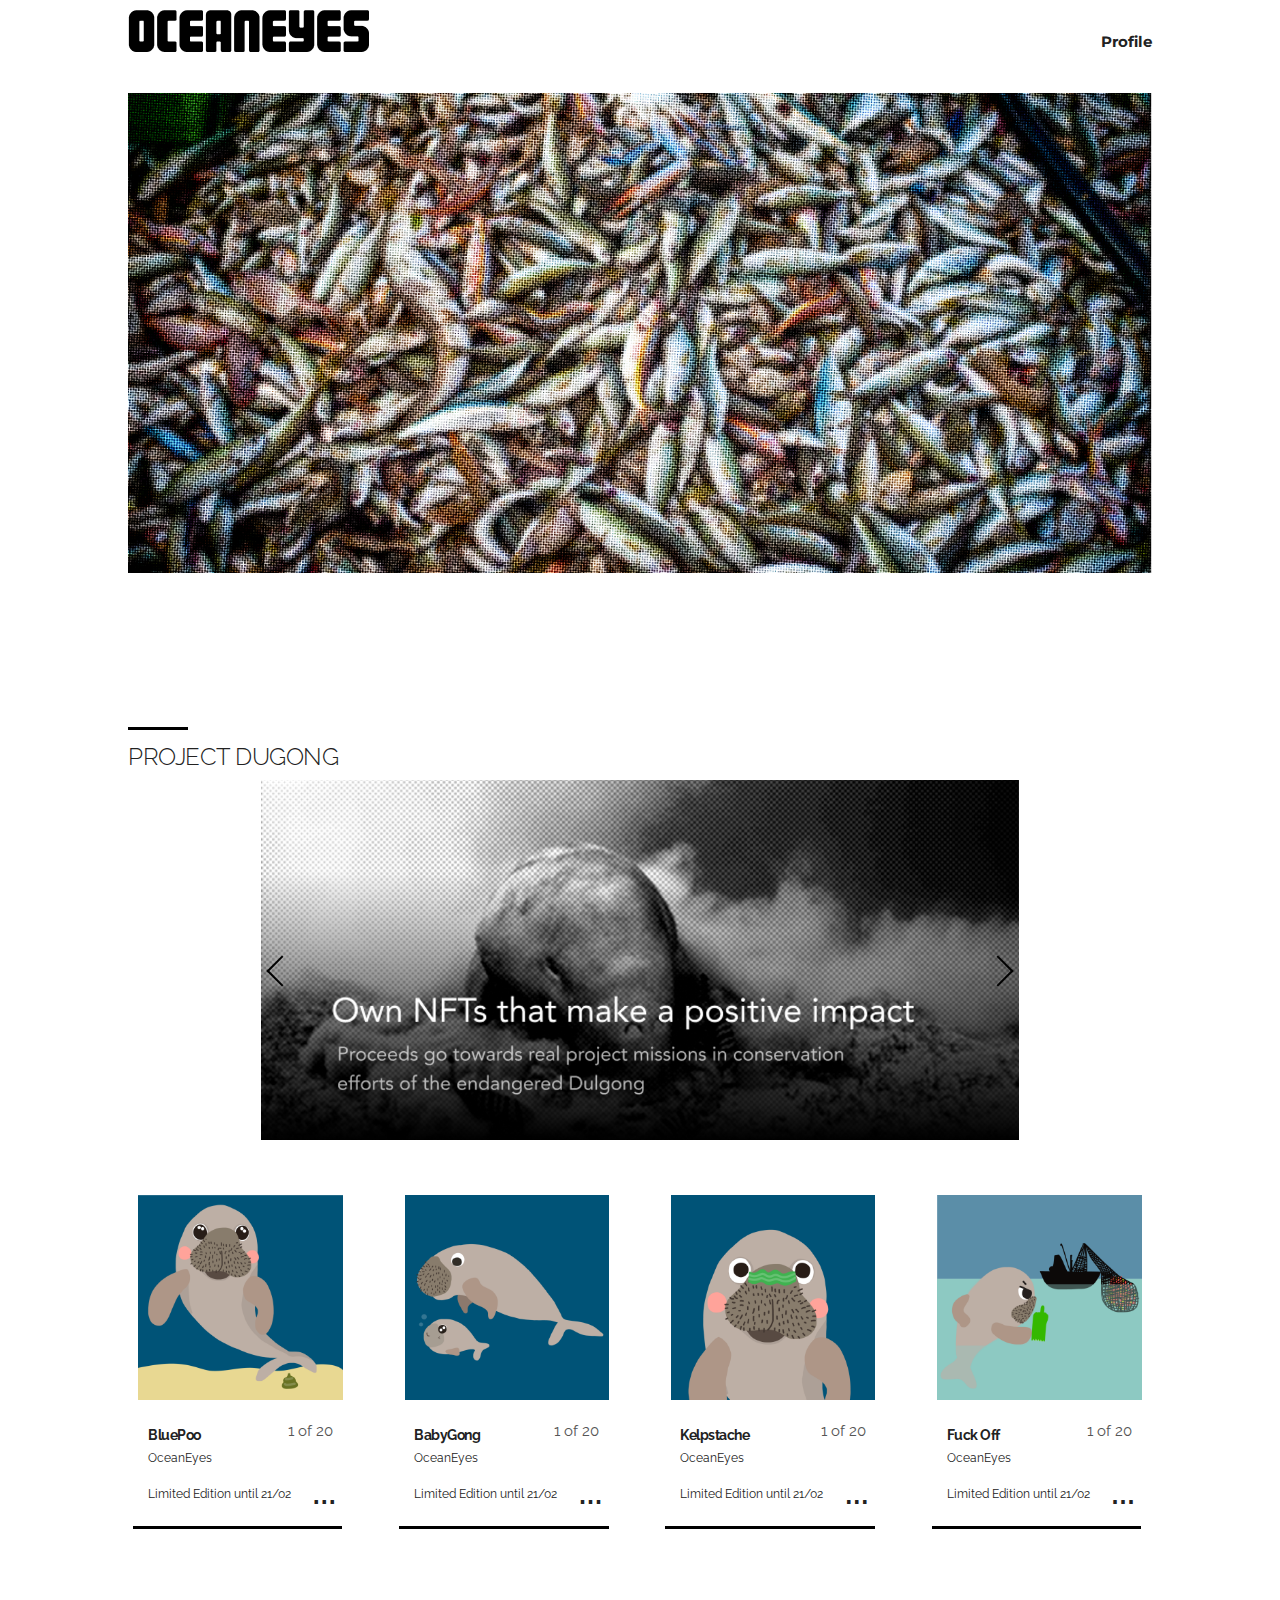
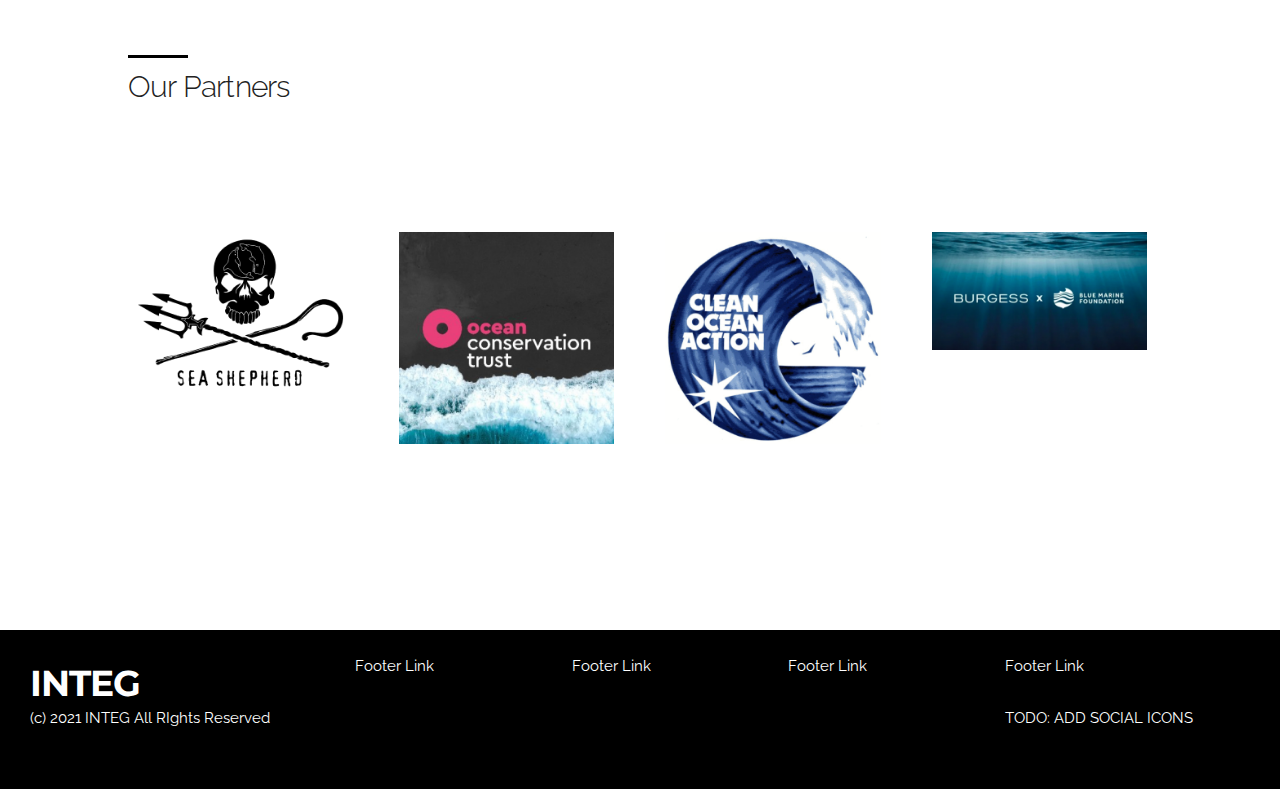
<file: index.html>
<!DOCTYPE html>
<html lang="en">

<head>

    <!-- Basic Page Needs
  –––––––––––––––––––––––––––––––––––––––––––––––––– -->
    <meta charset="utf-8">
    <title>OceanEyes</title>
    <meta name="description" content="">
    <meta name="author" content="">

    <!-- Mobile Specific Metas
  –––––––––––––––––––––––––––––––––––––––––––––––––– -->
    <meta name="viewport" content="width=device-width, initial-scale=1">

    <!-- FONT
  –––––––––––––––––––––––––––––––––––––––––––––––––– -->
    <link href="//fonts.googleapis.com/css?family=Raleway:400,300,600" rel="stylesheet" type="text/css">
    <link rel="preconnect" href="https://fonts.gstatic.com">
    <link href="https://fonts.googleapis.com/css?family=Montserrat:400,700" rel="stylesheet">

    <script src="js/scroller.js"></script>

    <!-- CSS
    –––––––––––––––––––––––––––––––––––––––––––––––––– -->
    <link rel="stylesheet" href="css/normalize.css">
    <link rel="stylesheet" href="css/skeleton.css">

    <!-- Favicon
  –––––––––––––––––––––––––––––––––––––––––––––––––– -->
    <link rel="icon" type="image/png" href="images/favicon.png">

</head>

<body>

    <!-- Header
  –––––––––––––––––––––––––––––––––––––––––––––––––– -->
    <div class="container" id="">
        <div class="row">
            <div class="one-half column">
                <!-- <h3 style="font-family: 'Montserrat', sans-serif; font-weight: bold;" alt="Title">LOGO</h3> -->
                <img src="images/OceanEyes.png" style="padding-top: 10px;">
            </div>
            <div class="one-half column" style="float: right; text-align: right;">
                <p style="font-family: 'Montserrat', sans-serif; font-weight: bold; vertical-align: text-bottom;" onclick="location.href='profile.html';">
                    <br><br><br>Profile</p>
            </div>
        </div>
    </div>

    <!-- Primary Page Layout
  –––––––––––––––––––––––––––––––––––––––––––––––––– -->
    <div class="container" id="">
        <div class="row" style="padding-top: 30px; padding-bottom: 30px;">
            <!-- <img src="images/banner.png" width="100%" /> -->

            <!-- BANNER AUTOMATIC SLIDESHOW -->

            <div class="slideshow-container">

                <div class="mySlides fade">
                    <img src="images/banner1.png" style="width:100%">
                </div>

                <div class="mySlides fade">
                    <img src="images/banner2.png" style="width:100%">
                </div>

                <div class="mySlides fade">
                    <img src="images/banner3.png" style="width:100%">
                </div>

                <div class="mySlides fade">
                    <img src="images/banner4.png" style="width:100%">
                </div>

                <div class="mySlides fade">
                    <img src="images/banner5.png" style="width:100%">
                </div>

            </div>

            <!-- AUTO SLIDESHOW SCRIPT -->
            <script>
                var slideIndex = 0;
                showSlides();

                function showSlides() {
                    var i;
                    var slides = document.getElementsByClassName("mySlides");
                    for (i = 0; i < slides.length; i++) {
                        slides[i].style.display = "none";
                    }
                    slideIndex++;
                    if (slideIndex > slides.length) { slideIndex = 1 }
                    slides[slideIndex - 1].style.display = "block";
                    setTimeout(showSlides, 2000); // Change image every 2 seconds
                }
            </script>

        </div>
    </div>

    <!-- Primary Page Layout
  –––––––––––––––––––––––––––––––––––––––––––––––––– -->
    <div class="container" id="">
        <div class="row" style="margin-top: 120px;">
            <div class="boxy">
                <h5>PROJECT DUGONG</h5>
            </div>
        </div>
    </div>

    <!-- Primary Page Layout
  –––––––––––––––––––––––––––––––––––––––––––––––––– -->
    <div class="container" id="">
        <div class="row" style="margin: auto;">
            <img class="slides" id="1" src="images/slider1.png" style="display: block;">
            <img class="slides" id="2" src="images/slider2.png" style="display: none;">
            <img class="slides" id="3" src="images/slider1.png" style="display: none;">
            <img class="slides" id="4" src="images/slider2.png" style="display: none;">

            <span class="arrow arrow-left" style="position: absolute; top: 50%; left: 14%;"
                onclick="nextSlide(false)"></span>
            <span class="arrow arrow-right" style="position: absolute; top: 50%; right: 14%;"
                onclick="nextSlide(true)"></span>
        </div>
    </div>

    <!-- Primary Page Layout
  –––––––––––––––––––––––––––––––––––––––––––––––––– -->
    <div class="container" id="">
        <div class="row" style="margin-top: 50px;">
            <div class="boxy2 three columns" onclick="location.href='bluepoo.html';">
                <img class="boxy2img" src="images/token4.png" />
                <div class="words">
                    <div class="row">
                        <h5 class="bold">BluePoo</h5>
                        <p class="subtitle">1 of 20</p>
                    </div>
                    <p class="para">OceanEyes</p>
                    </br>
                    <p class="para">Limited Edition until 21/02</p>
                    <span class="dots">...</span>
                </div>
            </div>

            <div class="boxy2 three columns" onclick="location.href='babygong.html';">
                <img class="boxy2img" src="images/token5.png" />
                <div class="words">
                    <div class="row">
                        <h5 class="bold">BabyGong</h5>
                        <p class="subtitle">1 of 20</p>
                    </div>
                    <p class="para">OceanEyes</p>
                    </br>
                    <p class="para">Limited Edition until 21/02</p>
                    <span class="dots">...</span>
                </div>
            </div>

            <div class="boxy2 three columns" onclick="location.href='kelpstache.html';">
                <img class="boxy2img" src="images/token3.png" />
                <div class="words">
                    <div class="row">
                        <h5 class="bold">Kelpstache</h5>
                        <p class="subtitle">1 of 20</p>
                    </div>
                    <p class="para">OceanEyes</p>
                    </br>
                    <p class="para">Limited Edition until 21/02</p>
                    <span class="dots">...</span>
                </div>
            </div>

            <div class="boxy2 three columns" onclick="location.href='fuckoff.html';">
                <img class="boxy2img" src="images/token1.png" />
                <div class="words">
                    <div class="row">
                        <h5 class="bold">Fuck Off</h5>
                        <p class="subtitle">1 of 20</p>
                    </div>
                    <p class="para">OceanEyes</p>
                    </br>
                    <p class="para">Limited Edition until 21/02</p>
                    <span class="dots">...</span>
                </div>
            </div>
        </div>
    </div>

    <!-- Primary Page Layout
  –––––––––––––––––––––––––––––––––––––––––––––––––– -->
    <div class="container" id="">
        <div class="row boxy" style="margin-top: 120px; margin-bottom: 120px;">
            <h4>Our Partners</h4>
        </div>
        <div class="row" style="margin-bottom: 180px; vertical-align: middle;">
            <div class="three columns" style="padding:5px;">
                <img src="images/seashepherd.png" class="cenpic" width="100%">
            </div>

            <div class="three columns" style="padding:5px;">
                <img src="images/oceanconservationtrust.png" class="cenpic" width="100%">
            </div>

            <div class="three columns" style="padding:5px;">
                <img src="images/cleanoceanaction.png" class="cenpic" width="100%">
            </div>

            <div class="three columns" style="padding:5px;">
                <img src="images/burgess.png" class="cenpic" width="100%">
            </div>
        </div>
    </div>

    <!-- Primary Page Layout
  –––––––––––––––––––––––––––––––––––––––––––––––––– -->
    <div class="container" id="">
        <div class="row">

        </div>
    </div>

    <!-- FOOTER
  –––––––––––––––––––––––––––––––––––––––––––––––––– -->
    <div style="background-color: black; color: white; width: 100%-30px; padding-left: 30px; padding-top: 30px;">
        <div class="row">
            <div class="three columns">
                <h3 style="font-family: 'Montserrat', sans-serif; font-weight: bold;" alt="Title">INTEG</h3>
            </div>
            <div class="two columns">
                <p>Footer Link</p>
            </div>
            <div class="two columns">
                <p>Footer Link</p>
            </div>
            <div class="two columns">
                <p>Footer Link</p>
            </div>
            <div class="two columns">
                <p>Footer Link</p>
            </div>
        </div>
        <div class="row">
            <div class="nine columns">
                <p>(c) 2021 INTEG All RIghts Reserved</p>
            </div>
            <div class="three columns" style="padding: top 20px; padding-bottom: 50px;">
                <p>TODO: ADD SOCIAL ICONS</p>
            </div>
        </div>
    </div>

    <!-- End Document
  –––––––––––––––––––––––––––––––––––––––––––––––––– -->
</body>

</html>
</file>
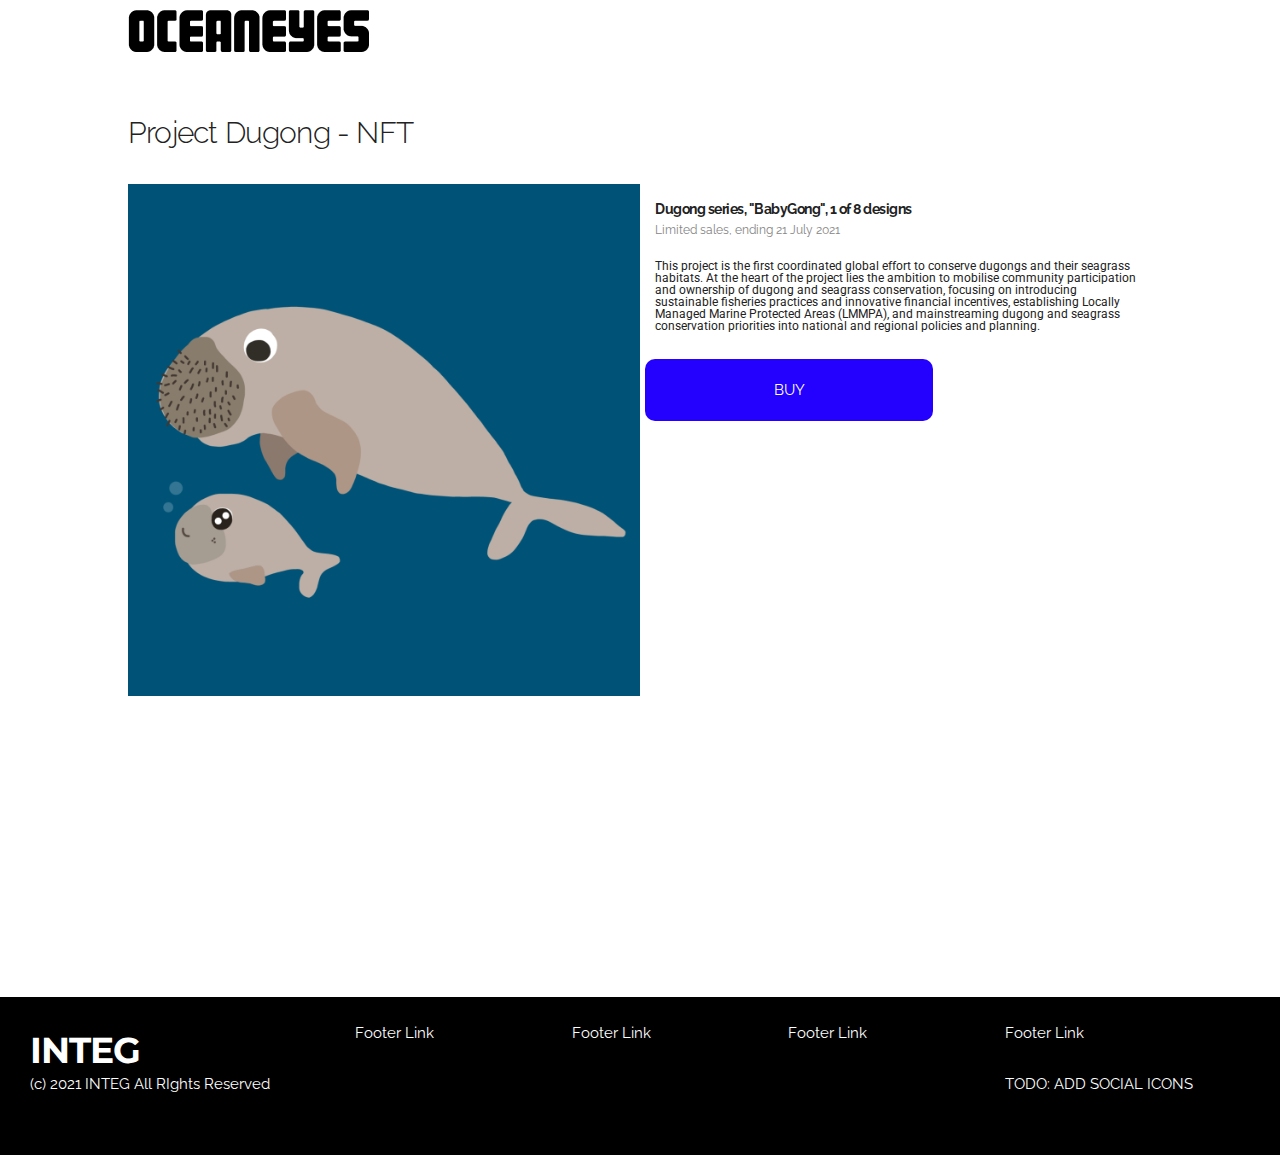
<file: babygong.html>
<!DOCTYPE html>
<html lang="en">

<head>

    <!-- Basic Page Needs
  –––––––––––––––––––––––––––––––––––––––––––––––––– -->
    <meta charset="utf-8">
    <title>OceanEyes NFT</title>
    <meta name="description" content="">
    <meta name="author" content="">

    <!-- Mobile Specific Metas
  –––––––––––––––––––––––––––––––––––––––––––––––––– -->
    <meta name="viewport" content="width=device-width, initial-scale=1">

    <!-- FONT
  –––––––––––––––––––––––––––––––––––––––––––––––––– -->
    <link href="//fonts.googleapis.com/css?family=Raleway:400,300,600" rel="stylesheet" type="text/css">
    <link rel="preconnect" href="https://fonts.gstatic.com">
    <link href="https://fonts.googleapis.com/css?family=Montserrat:400,700" rel="stylesheet">
    <link href="https://fonts.googleapis.com/css2?family=Roboto:wght@300&display=swap" rel="stylesheet"> 

    <script src="js/scroller.js"></script>

    <!-- CSS
    –––––––––––––––––––––––––––––––––––––––––––––––––– -->
    <link rel="stylesheet" href="css/normalize.css">
    <link rel="stylesheet" href="css/skeleton.css">

    <!-- Favicon
  –––––––––––––––––––––––––––––––––––––––––––––––––– -->
    <link rel="icon" type="image/png" href="images/favicon.png">

</head>

<body>

    <!-- Header
  –––––––––––––––––––––––––––––––––––––––––––––––––– -->
    <div class="container" id="">
        <div class="row">
            <div class="one-half column">
                <img src="images/OceanEyes.png" style="padding-top: 10px;">
            </div>
            <div class="one-half column" style="float: right; text-align: right;">
            </div>
        </div>
    </div>

    <!-- Primary Page Layout
  –––––––––––––––––––––––––––––––––––––––––––––––––– -->
    <div class="container" id="" style="margin-bottom: 300px;">
        <div class="row" style="margin-top: 60px;">
            <h4>Project Dugong - NFT</h4>
        </div>
        <div class="row" style="margin-top: 25px;">
            <div style="float: left; width: 50%;">
                <div class="row" style="padding-top: 0px; padding-bottom: 0px;">
                    <img src="images/token5.png" width="100%" />
                </div>
            </div>

            <div style="float: left; width: 50%;">
                <div class="words">
                    <div class="row">
                        <h5 class="bold" style="size: 18px;">Dugong series, "BabyGong", 1 of 8 designs</h5>
                    </div>
                    <p class="para" style="color: #858585; size: 18px;">Limited sales, ending 21 July 2021</p>
                    </br>
                    <p class="para" style="font-family: 'Roboto', sans-serif;">This project is the first coordinated global effort to conserve dugongs and their seagrass habitats. At the heart of the project lies the ambition to mobilise community participation and ownership of dugong and seagrass conservation, focusing on introducing sustainable fisheries practices and innovative financial incentives, establishing Locally Managed Marine Protected Areas (LMMPA), and mainstreaming dugong and seagrass conservation priorities into national and regional policies and planning.</p>
                </div>

                <div id="thisbutton" style="margin-left: 5px; width: 288px; height: 62px; left: 757px; top: 552px; background-color: #2400FF; border-radius: 10px;">
                    <p style="color:white; text-align:center; vertical-align: middle; line-height: 62px;">BUY</p>
                </div>

            </div>

            

        </div>
    </div>

    <!-- Primary Page Layout
  –––––––––––––––––––––––––––––––––––––––––––––––––– -->
    <div class="container" id="">
        <div class="row">

        </div>
    </div>

    <!-- FOOTER
  –––––––––––––––––––––––––––––––––––––––––––––––––– -->
    <div style="background-color: black; color: white; width: 100%-30px; padding-left: 30px; padding-top: 30px;">
        <div class="row">
            <div class="three columns">
                <h3 style="font-family: 'Montserrat', sans-serif; font-weight: bold;" alt="Title">INTEG</h3>
            </div>
            <div class="two columns">
                <p>Footer Link</p>
            </div>
            <div class="two columns">
                <p>Footer Link</p>
            </div>
            <div class="two columns">
                <p>Footer Link</p>
            </div>
            <div class="two columns">
                <p>Footer Link</p>
            </div>
        </div>
        <div class="row">
            <div class="nine columns">
                <p>(c) 2021 INTEG All RIghts Reserved</p>
            </div>
            <div class="three columns" style="padding: top 20px; padding-bottom: 50px;">
                <p>TODO: ADD SOCIAL ICONS</p>
            </div>
        </div>
    </div>

    <!-- End Document
  –––––––––––––––––––––––––––––––––––––––––––––––––– -->


</body>

</html>
</file>
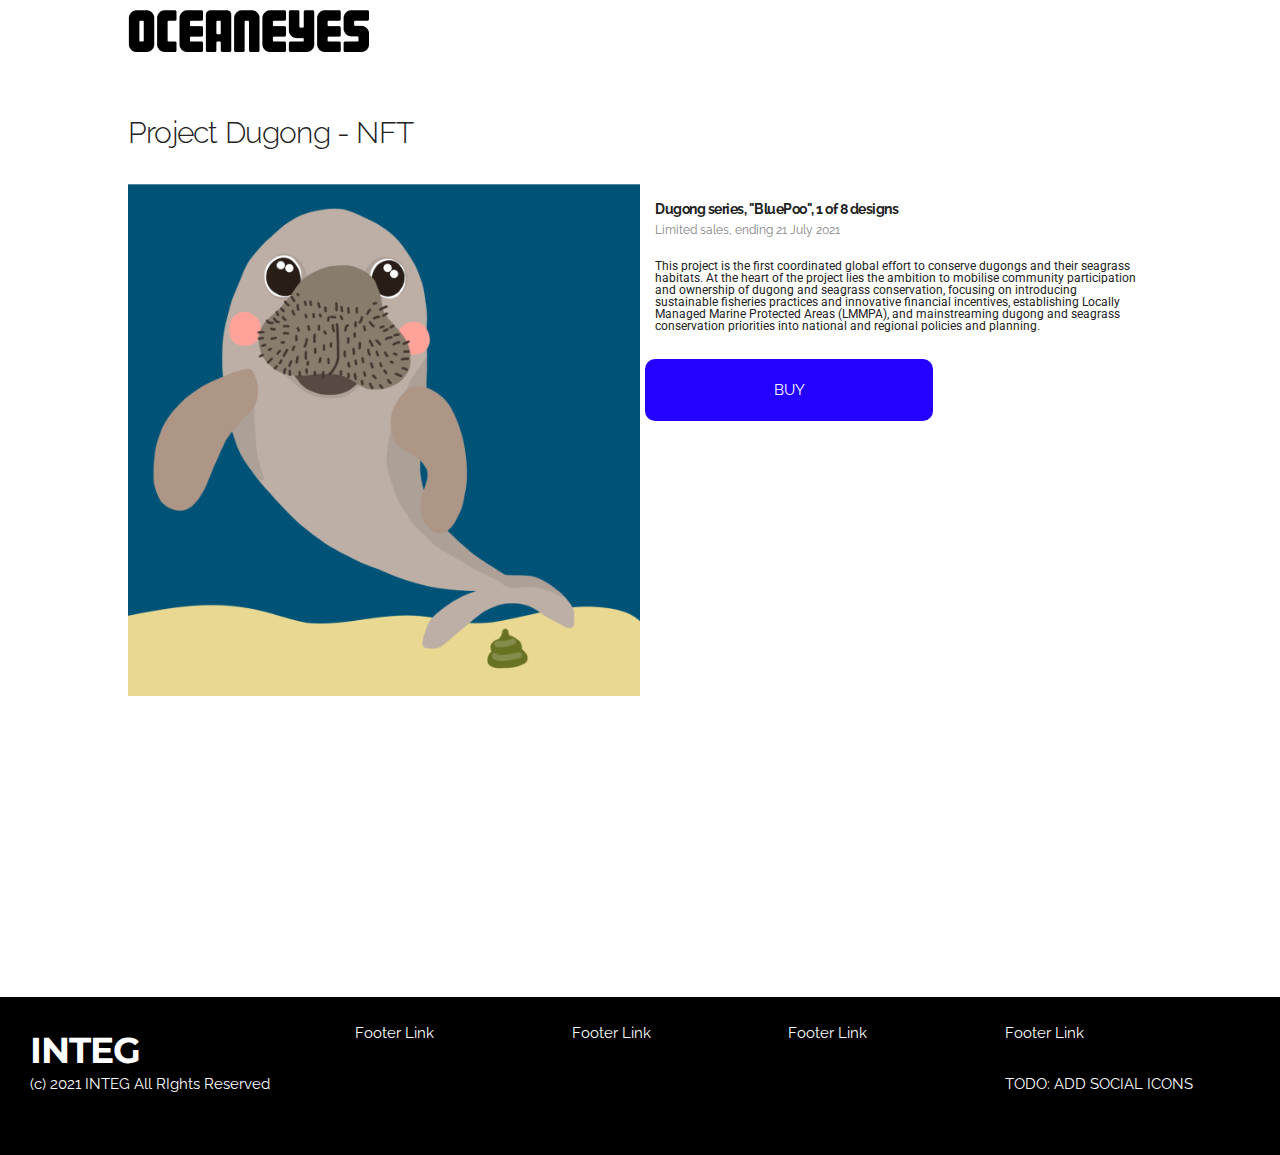
<file: bluepoo.html>
<!DOCTYPE html>
<html lang="en">

<head>

    <!-- Basic Page Needs
  –––––––––––––––––––––––––––––––––––––––––––––––––– -->
    <meta charset="utf-8">
    <title>OceanEyes NFT</title>
    <meta name="description" content="">
    <meta name="author" content="">

    <!-- Mobile Specific Metas
  –––––––––––––––––––––––––––––––––––––––––––––––––– -->
    <meta name="viewport" content="width=device-width, initial-scale=1">

    <!-- FONT
  –––––––––––––––––––––––––––––––––––––––––––––––––– -->
    <link href="//fonts.googleapis.com/css?family=Raleway:400,300,600" rel="stylesheet" type="text/css">
    <link rel="preconnect" href="https://fonts.gstatic.com">
    <link href="https://fonts.googleapis.com/css?family=Montserrat:400,700" rel="stylesheet">
    <link href="https://fonts.googleapis.com/css2?family=Roboto:wght@300&display=swap" rel="stylesheet"> 

    <script src="js/scroller.js"></script>

    <!-- CSS
    –––––––––––––––––––––––––––––––––––––––––––––––––– -->
    <link rel="stylesheet" href="css/normalize.css">
    <link rel="stylesheet" href="css/skeleton.css">

    <!-- Favicon
  –––––––––––––––––––––––––––––––––––––––––––––––––– -->
    <link rel="icon" type="image/png" href="images/favicon.png">

</head>

<body>

    <!-- Header
  –––––––––––––––––––––––––––––––––––––––––––––––––– -->
    <div class="container" id="">
        <div class="row">
            <div class="one-half column">
                <img src="images/OceanEyes.png" style="padding-top: 10px;">
            </div>
            <div class="one-half column" style="float: right; text-align: right;">
            </div>
        </div>
    </div>

    <!-- Primary Page Layout
  –––––––––––––––––––––––––––––––––––––––––––––––––– -->
    <div class="container" id="" style="margin-bottom: 300px;">
        <div class="row" style="margin-top: 60px;">
            <h4>Project Dugong - NFT</h4>
        </div>
        <div class="row" style="margin-top: 25px;">
            <div style="float: left; width: 50%;">
                <div class="row" style="padding-top: 0px; padding-bottom: 0px;">
                    <img src="images/token4.png" width="100%" />
                </div>
            </div>

            <div style="float: left; width: 50%;">
                <div class="words">
                    <div class="row">
                        <h5 class="bold" style="size: 18px;">Dugong series, "BluePoo", 1 of 8 designs</h5>
                    </div>
                    <p class="para" style="color: #858585; size: 18px;">Limited sales, ending 21 July 2021</p>
                    </br>
                    <p class="para" style="font-family: 'Roboto', sans-serif;">This project is the first coordinated global effort to conserve dugongs and their seagrass habitats. At the heart of the project lies the ambition to mobilise community participation and ownership of dugong and seagrass conservation, focusing on introducing sustainable fisheries practices and innovative financial incentives, establishing Locally Managed Marine Protected Areas (LMMPA), and mainstreaming dugong and seagrass conservation priorities into national and regional policies and planning.</p>
                </div>

                <div id="thisbutton" style="margin-left: 5px; width: 288px; height: 62px; left: 757px; top: 552px; background-color: #2400FF; border-radius: 10px;">
                    <p style="color:white; text-align:center; vertical-align: middle; line-height: 62px;">BUY</p>
                </div>

            </div>

            

        </div>
    </div>

    <!-- Primary Page Layout
  –––––––––––––––––––––––––––––––––––––––––––––––––– -->
    <div class="container" id="">
        <div class="row">

        </div>
    </div>

    <!-- FOOTER
  –––––––––––––––––––––––––––––––––––––––––––––––––– -->
    <div style="background-color: black; color: white; width: 100%-30px; padding-left: 30px; padding-top: 30px;">
        <div class="row">
            <div class="three columns">
                <h3 style="font-family: 'Montserrat', sans-serif; font-weight: bold;" alt="Title">INTEG</h3>
            </div>
            <div class="two columns">
                <p>Footer Link</p>
            </div>
            <div class="two columns">
                <p>Footer Link</p>
            </div>
            <div class="two columns">
                <p>Footer Link</p>
            </div>
            <div class="two columns">
                <p>Footer Link</p>
            </div>
        </div>
        <div class="row">
            <div class="nine columns">
                <p>(c) 2021 INTEG All RIghts Reserved</p>
            </div>
            <div class="three columns" style="padding: top 20px; padding-bottom: 50px;">
                <p>TODO: ADD SOCIAL ICONS</p>
            </div>
        </div>
    </div>

    <!-- End Document
  –––––––––––––––––––––––––––––––––––––––––––––––––– -->


</body>

</html>
</file>
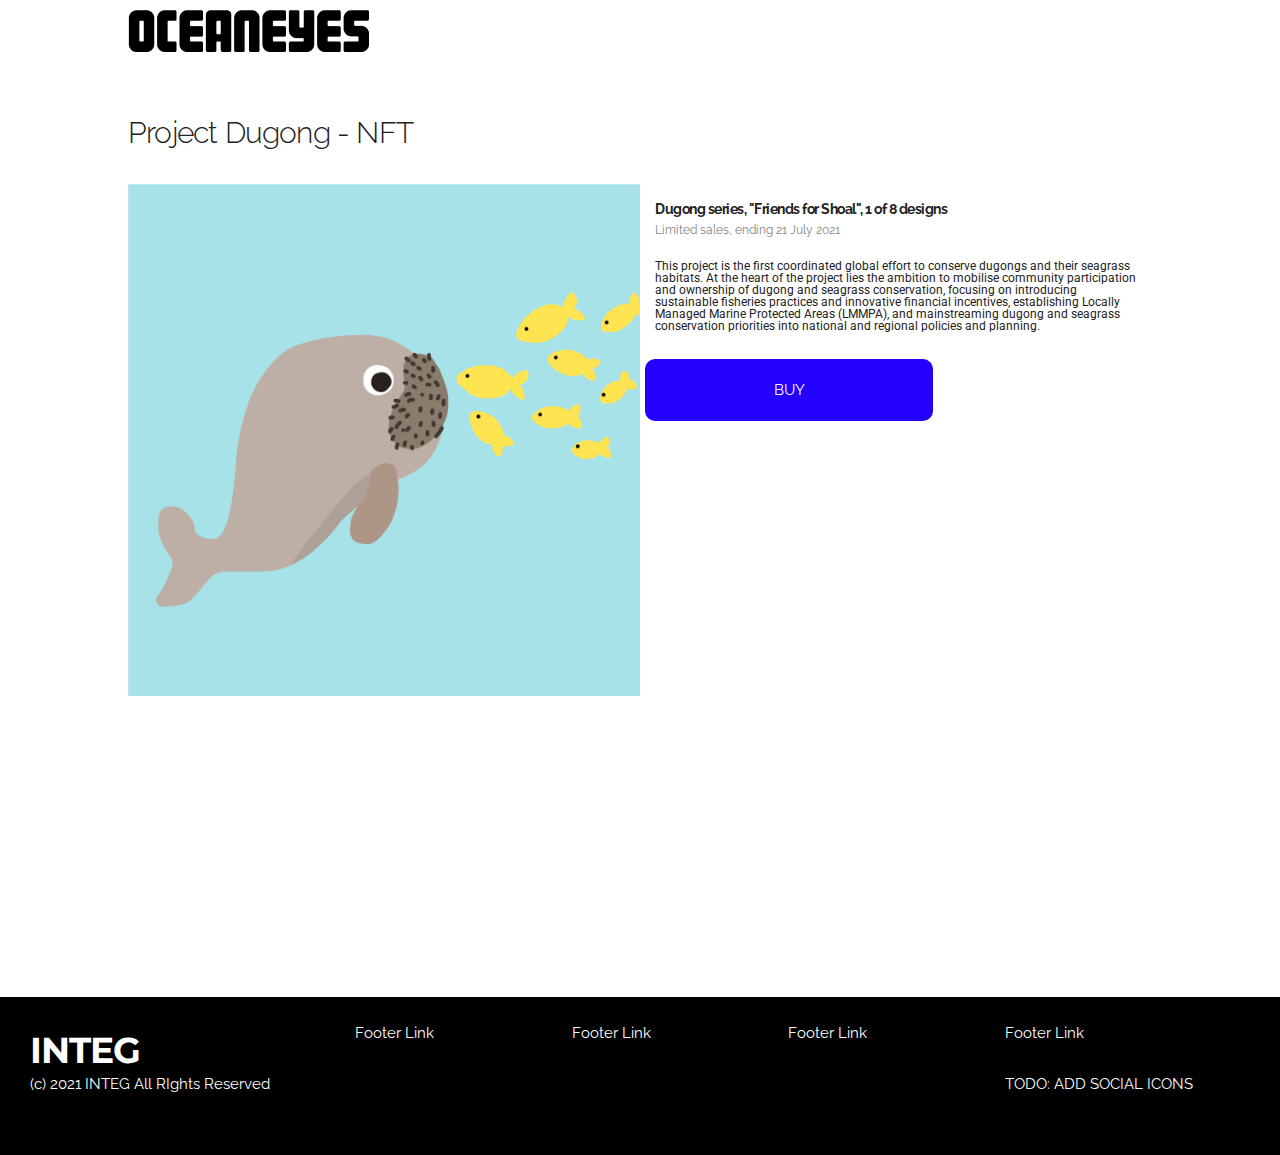
<file: friendsforshoal.html>
<!DOCTYPE html>
<html lang="en">

<head>

    <!-- Basic Page Needs
  –––––––––––––––––––––––––––––––––––––––––––––––––– -->
    <meta charset="utf-8">
    <title>OceanEyes NFT</title>
    <meta name="description" content="">
    <meta name="author" content="">

    <!-- Mobile Specific Metas
  –––––––––––––––––––––––––––––––––––––––––––––––––– -->
    <meta name="viewport" content="width=device-width, initial-scale=1">

    <!-- FONT
  –––––––––––––––––––––––––––––––––––––––––––––––––– -->
    <link href="//fonts.googleapis.com/css?family=Raleway:400,300,600" rel="stylesheet" type="text/css">
    <link rel="preconnect" href="https://fonts.gstatic.com">
    <link href="https://fonts.googleapis.com/css?family=Montserrat:400,700" rel="stylesheet">
    <link href="https://fonts.googleapis.com/css2?family=Roboto:wght@300&display=swap" rel="stylesheet"> 

    <script src="js/scroller.js"></script>

    <!-- CSS
    –––––––––––––––––––––––––––––––––––––––––––––––––– -->
    <link rel="stylesheet" href="css/normalize.css">
    <link rel="stylesheet" href="css/skeleton.css">

    <!-- Favicon
  –––––––––––––––––––––––––––––––––––––––––––––––––– -->
    <link rel="icon" type="image/png" href="images/favicon.png">

</head>

<body>

    <!-- Header
  –––––––––––––––––––––––––––––––––––––––––––––––––– -->
    <div class="container" id="">
        <div class="row">
            <div class="one-half column">
                <img src="images/OceanEyes.png" style="padding-top: 10px;">
            </div>
            <div class="one-half column" style="float: right; text-align: right;">
            </div>
        </div>
    </div>

    <!-- Primary Page Layout
  –––––––––––––––––––––––––––––––––––––––––––––––––– -->
    <div class="container" id="" style="margin-bottom: 300px;">
        <div class="row" style="margin-top: 60px;">
            <h4>Project Dugong - NFT</h4>
        </div>
        <div class="row" style="margin-top: 25px;">
            <div style="float: left; width: 50%;">
                <div class="row" style="padding-top: 0px; padding-bottom: 0px;">
                    <img src="images/token2.png" width="100%" />
                </div>
            </div>

            <div style="float: left; width: 50%;">
                <div class="words">
                    <div class="row">
                        <h5 class="bold" style="size: 18px;">Dugong series, "Friends for Shoal", 1 of 8 designs</h5>
                    </div>
                    <p class="para" style="color: #858585; size: 18px;">Limited sales, ending 21 July 2021</p>
                    </br>
                    <p class="para" style="font-family: 'Roboto', sans-serif;">This project is the first coordinated global effort to conserve dugongs and their seagrass habitats. At the heart of the project lies the ambition to mobilise community participation and ownership of dugong and seagrass conservation, focusing on introducing sustainable fisheries practices and innovative financial incentives, establishing Locally Managed Marine Protected Areas (LMMPA), and mainstreaming dugong and seagrass conservation priorities into national and regional policies and planning.</p>
                </div>

                <div id="thisbutton" style="margin-left: 5px; width: 288px; height: 62px; left: 757px; top: 552px; background-color: #2400FF; border-radius: 10px;">
                    <p style="color:white; text-align:center; vertical-align: middle; line-height: 62px;">BUY</p>
                </div>

            </div>

            

        </div>
    </div>

    <!-- Primary Page Layout
  –––––––––––––––––––––––––––––––––––––––––––––––––– -->
    <div class="container" id="">
        <div class="row">

        </div>
    </div>

    <!-- FOOTER
  –––––––––––––––––––––––––––––––––––––––––––––––––– -->
    <div style="background-color: black; color: white; width: 100%-30px; padding-left: 30px; padding-top: 30px;">
        <div class="row">
            <div class="three columns">
                <h3 style="font-family: 'Montserrat', sans-serif; font-weight: bold;" alt="Title">INTEG</h3>
            </div>
            <div class="two columns">
                <p>Footer Link</p>
            </div>
            <div class="two columns">
                <p>Footer Link</p>
            </div>
            <div class="two columns">
                <p>Footer Link</p>
            </div>
            <div class="two columns">
                <p>Footer Link</p>
            </div>
        </div>
        <div class="row">
            <div class="nine columns">
                <p>(c) 2021 INTEG All RIghts Reserved</p>
            </div>
            <div class="three columns" style="padding: top 20px; padding-bottom: 50px;">
                <p>TODO: ADD SOCIAL ICONS</p>
            </div>
        </div>
    </div>

    <!-- End Document
  –––––––––––––––––––––––––––––––––––––––––––––––––– -->


</body>

</html>
</file>
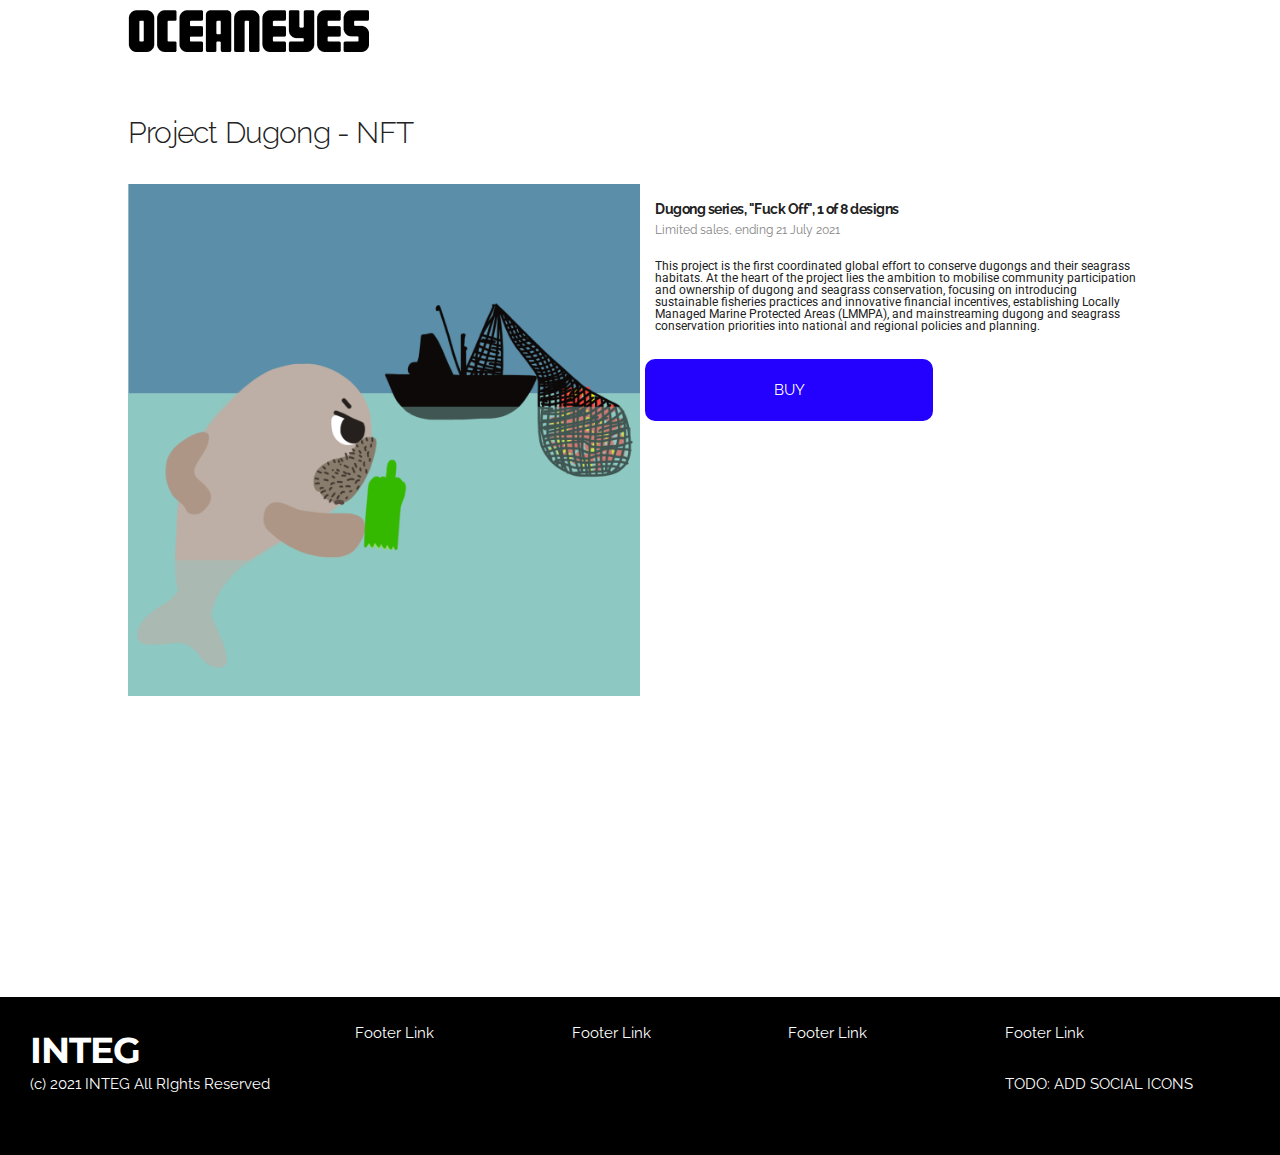
<file: fuckoff.html>
<!DOCTYPE html>
<html lang="en">

<head>

    <!-- Basic Page Needs
  –––––––––––––––––––––––––––––––––––––––––––––––––– -->
    <meta charset="utf-8">
    <title>OceanEyes NFT</title>
    <meta name="description" content="">
    <meta name="author" content="">

    <!-- Mobile Specific Metas
  –––––––––––––––––––––––––––––––––––––––––––––––––– -->
    <meta name="viewport" content="width=device-width, initial-scale=1">

    <!-- FONT
  –––––––––––––––––––––––––––––––––––––––––––––––––– -->
    <link href="//fonts.googleapis.com/css?family=Raleway:400,300,600" rel="stylesheet" type="text/css">
    <link rel="preconnect" href="https://fonts.gstatic.com">
    <link href="https://fonts.googleapis.com/css?family=Montserrat:400,700" rel="stylesheet">
    <link href="https://fonts.googleapis.com/css2?family=Roboto:wght@300&display=swap" rel="stylesheet"> 

    <script src="js/scroller.js"></script>

    <!-- CSS
    –––––––––––––––––––––––––––––––––––––––––––––––––– -->
    <link rel="stylesheet" href="css/normalize.css">
    <link rel="stylesheet" href="css/skeleton.css">

    <!-- Favicon
  –––––––––––––––––––––––––––––––––––––––––––––––––– -->
    <link rel="icon" type="image/png" href="images/favicon.png">

</head>

<body>

    <!-- Header
  –––––––––––––––––––––––––––––––––––––––––––––––––– -->
    <div class="container" id="">
        <div class="row">
            <div class="one-half column">
                <img src="images/OceanEyes.png" style="padding-top: 10px;">
            </div>
            <div class="one-half column" style="float: right; text-align: right;">
            </div>
        </div>
    </div>

    <!-- Primary Page Layout
  –––––––––––––––––––––––––––––––––––––––––––––––––– -->
    <div class="container" id="" style="margin-bottom: 300px;">
        <div class="row" style="margin-top: 60px;">
            <h4>Project Dugong - NFT</h4>
        </div>
        <div class="row" style="margin-top: 25px;">
            <div style="float: left; width: 50%;">
                <div class="row" style="padding-top: 0px; padding-bottom: 0px;">
                    <img src="images/token1.png" width="100%" />
                </div>
            </div>

            <div style="float: left; width: 50%;">
                <div class="words">
                    <div class="row">
                        <h5 class="bold" style="size: 18px;">Dugong series, "Fuck Off", 1 of 8 designs</h5>
                    </div>
                    <p class="para" style="color: #858585; size: 18px;">Limited sales, ending 21 July 2021</p>
                    </br>
                    <p class="para" style="font-family: 'Roboto', sans-serif;">This project is the first coordinated global effort to conserve dugongs and their seagrass habitats. At the heart of the project lies the ambition to mobilise community participation and ownership of dugong and seagrass conservation, focusing on introducing sustainable fisheries practices and innovative financial incentives, establishing Locally Managed Marine Protected Areas (LMMPA), and mainstreaming dugong and seagrass conservation priorities into national and regional policies and planning.</p>
                </div>

                <div id="thisbutton" style="margin-left: 5px; width: 288px; height: 62px; left: 757px; top: 552px; background-color: #2400FF; border-radius: 10px;">
                    <p style="color:white; text-align:center; vertical-align: middle; line-height: 62px;">BUY</p>
                </div>

            </div>

            

        </div>
    </div>

    <!-- Primary Page Layout
  –––––––––––––––––––––––––––––––––––––––––––––––––– -->
    <div class="container" id="">
        <div class="row">

        </div>
    </div>

    <!-- FOOTER
  –––––––––––––––––––––––––––––––––––––––––––––––––– -->
    <div style="background-color: black; color: white; width: 100%-30px; padding-left: 30px; padding-top: 30px;">
        <div class="row">
            <div class="three columns">
                <h3 style="font-family: 'Montserrat', sans-serif; font-weight: bold;" alt="Title">INTEG</h3>
            </div>
            <div class="two columns">
                <p>Footer Link</p>
            </div>
            <div class="two columns">
                <p>Footer Link</p>
            </div>
            <div class="two columns">
                <p>Footer Link</p>
            </div>
            <div class="two columns">
                <p>Footer Link</p>
            </div>
        </div>
        <div class="row">
            <div class="nine columns">
                <p>(c) 2021 INTEG All RIghts Reserved</p>
            </div>
            <div class="three columns" style="padding: top 20px; padding-bottom: 50px;">
                <p>TODO: ADD SOCIAL ICONS</p>
            </div>
        </div>
    </div>

    <!-- End Document
  –––––––––––––––––––––––––––––––––––––––––––––––––– -->


</body>

</html>
</file>
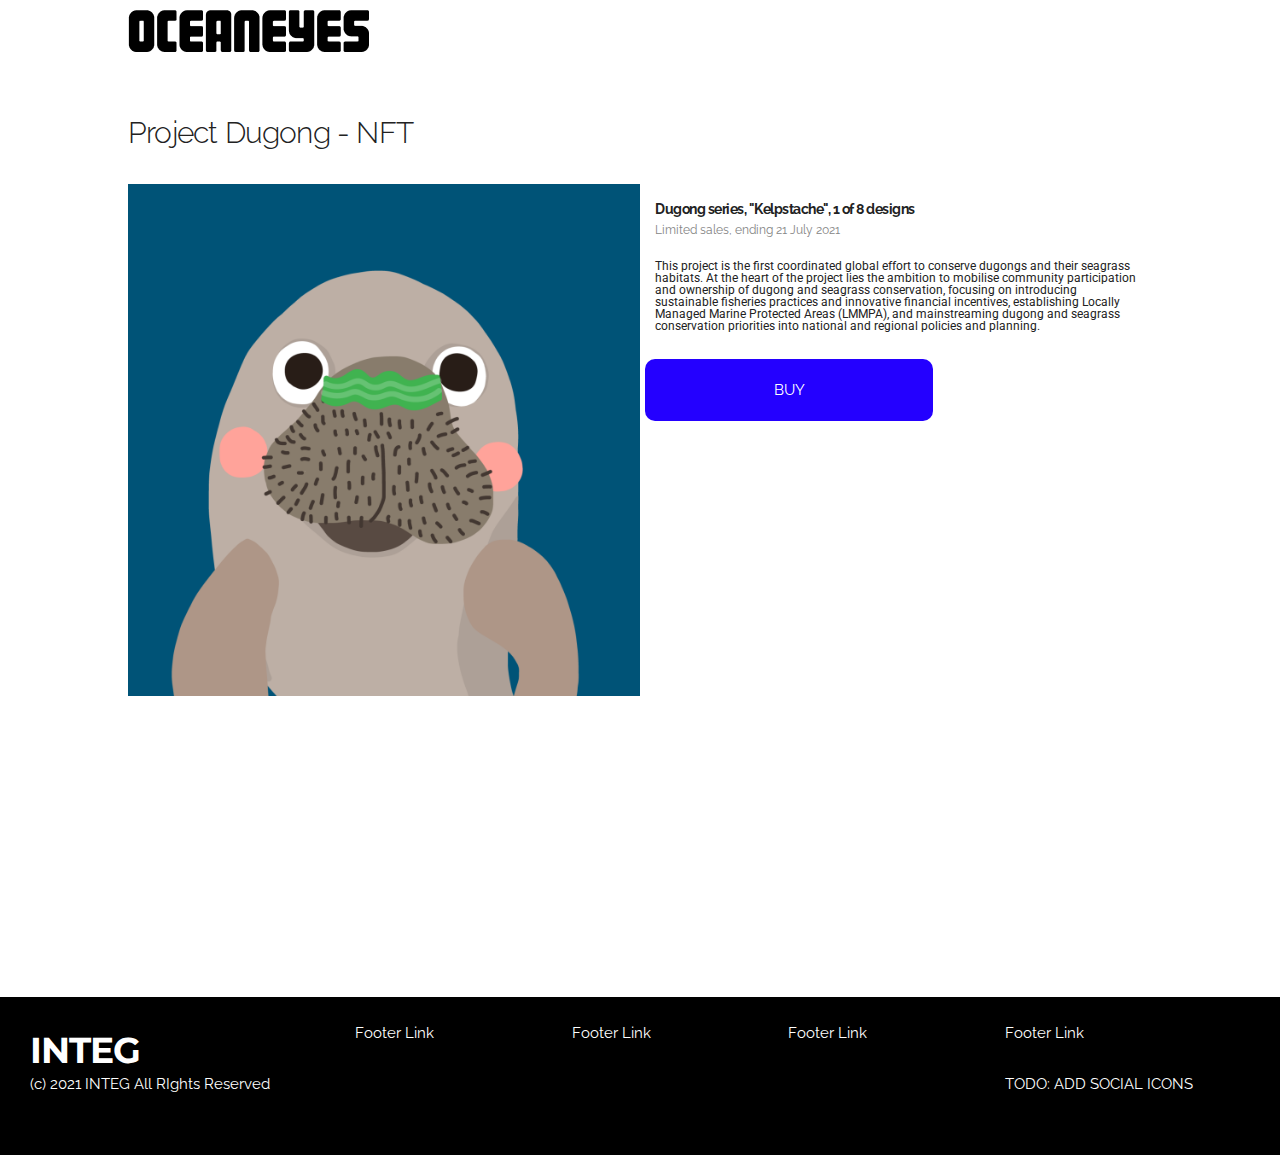
<file: kelpstache.html>
<!DOCTYPE html>
<html lang="en">

<head>

    <!-- Basic Page Needs
  –––––––––––––––––––––––––––––––––––––––––––––––––– -->
    <meta charset="utf-8">
    <title>OceanEyes NFT</title>
    <meta name="description" content="">
    <meta name="author" content="">

    <!-- Mobile Specific Metas
  –––––––––––––––––––––––––––––––––––––––––––––––––– -->
    <meta name="viewport" content="width=device-width, initial-scale=1">

    <!-- FONT
  –––––––––––––––––––––––––––––––––––––––––––––––––– -->
    <link href="//fonts.googleapis.com/css?family=Raleway:400,300,600" rel="stylesheet" type="text/css">
    <link rel="preconnect" href="https://fonts.gstatic.com">
    <link href="https://fonts.googleapis.com/css?family=Montserrat:400,700" rel="stylesheet">
    <link href="https://fonts.googleapis.com/css2?family=Roboto:wght@300&display=swap" rel="stylesheet"> 

    <script src="js/scroller.js"></script>

    <!-- CSS
    –––––––––––––––––––––––––––––––––––––––––––––––––– -->
    <link rel="stylesheet" href="css/normalize.css">
    <link rel="stylesheet" href="css/skeleton.css">

    <!-- Favicon
  –––––––––––––––––––––––––––––––––––––––––––––––––– -->
    <link rel="icon" type="image/png" href="images/favicon.png">

</head>

<body>

    <!-- Header
  –––––––––––––––––––––––––––––––––––––––––––––––––– -->
    <div class="container" id="">
        <div class="row">
            <div class="one-half column">
                <img src="images/OceanEyes.png" style="padding-top: 10px;">
            </div>
            <div class="one-half column" style="float: right; text-align: right;">
            </div>
        </div>
    </div>

    <!-- Primary Page Layout
  –––––––––––––––––––––––––––––––––––––––––––––––––– -->
    <div class="container" id="" style="margin-bottom: 300px;">
        <div class="row" style="margin-top: 60px;">
            <h4>Project Dugong - NFT</h4>
        </div>
        <div class="row" style="margin-top: 25px;">
            <div style="float: left; width: 50%;">
                <div class="row" style="padding-top: 0px; padding-bottom: 0px;">
                    <img src="images/token3.png" width="100%" />
                </div>
            </div>

            <div style="float: left; width: 50%;">
                <div class="words">
                    <div class="row">
                        <h5 class="bold" style="size: 18px;">Dugong series, "Kelpstache", 1 of 8 designs</h5>
                    </div>
                    <p class="para" style="color: #858585; size: 18px;">Limited sales, ending 21 July 2021</p>
                    </br>
                    <p class="para" style="font-family: 'Roboto', sans-serif;">This project is the first coordinated global effort to conserve dugongs and their seagrass habitats. At the heart of the project lies the ambition to mobilise community participation and ownership of dugong and seagrass conservation, focusing on introducing sustainable fisheries practices and innovative financial incentives, establishing Locally Managed Marine Protected Areas (LMMPA), and mainstreaming dugong and seagrass conservation priorities into national and regional policies and planning.</p>
                </div>

                <div id="thisbutton" style="margin-left: 5px; width: 288px; height: 62px; left: 757px; top: 552px; background-color: #2400FF; border-radius: 10px;">
                    <p style="color:white; text-align:center; vertical-align: middle; line-height: 62px;">BUY</p>
                </div>

            </div>

            

        </div>
    </div>

    <!-- Primary Page Layout
  –––––––––––––––––––––––––––––––––––––––––––––––––– -->
    <div class="container" id="">
        <div class="row">

        </div>
    </div>

    <!-- FOOTER
  –––––––––––––––––––––––––––––––––––––––––––––––––– -->
    <div style="background-color: black; color: white; width: 100%-30px; padding-left: 30px; padding-top: 30px;">
        <div class="row">
            <div class="three columns">
                <h3 style="font-family: 'Montserrat', sans-serif; font-weight: bold;" alt="Title">INTEG</h3>
            </div>
            <div class="two columns">
                <p>Footer Link</p>
            </div>
            <div class="two columns">
                <p>Footer Link</p>
            </div>
            <div class="two columns">
                <p>Footer Link</p>
            </div>
            <div class="two columns">
                <p>Footer Link</p>
            </div>
        </div>
        <div class="row">
            <div class="nine columns">
                <p>(c) 2021 INTEG All RIghts Reserved</p>
            </div>
            <div class="three columns" style="padding: top 20px; padding-bottom: 50px;">
                <p>TODO: ADD SOCIAL ICONS</p>
            </div>
        </div>
    </div>

    <!-- End Document
  –––––––––––––––––––––––––––––––––––––––––––––––––– -->


</body>

</html>
</file>
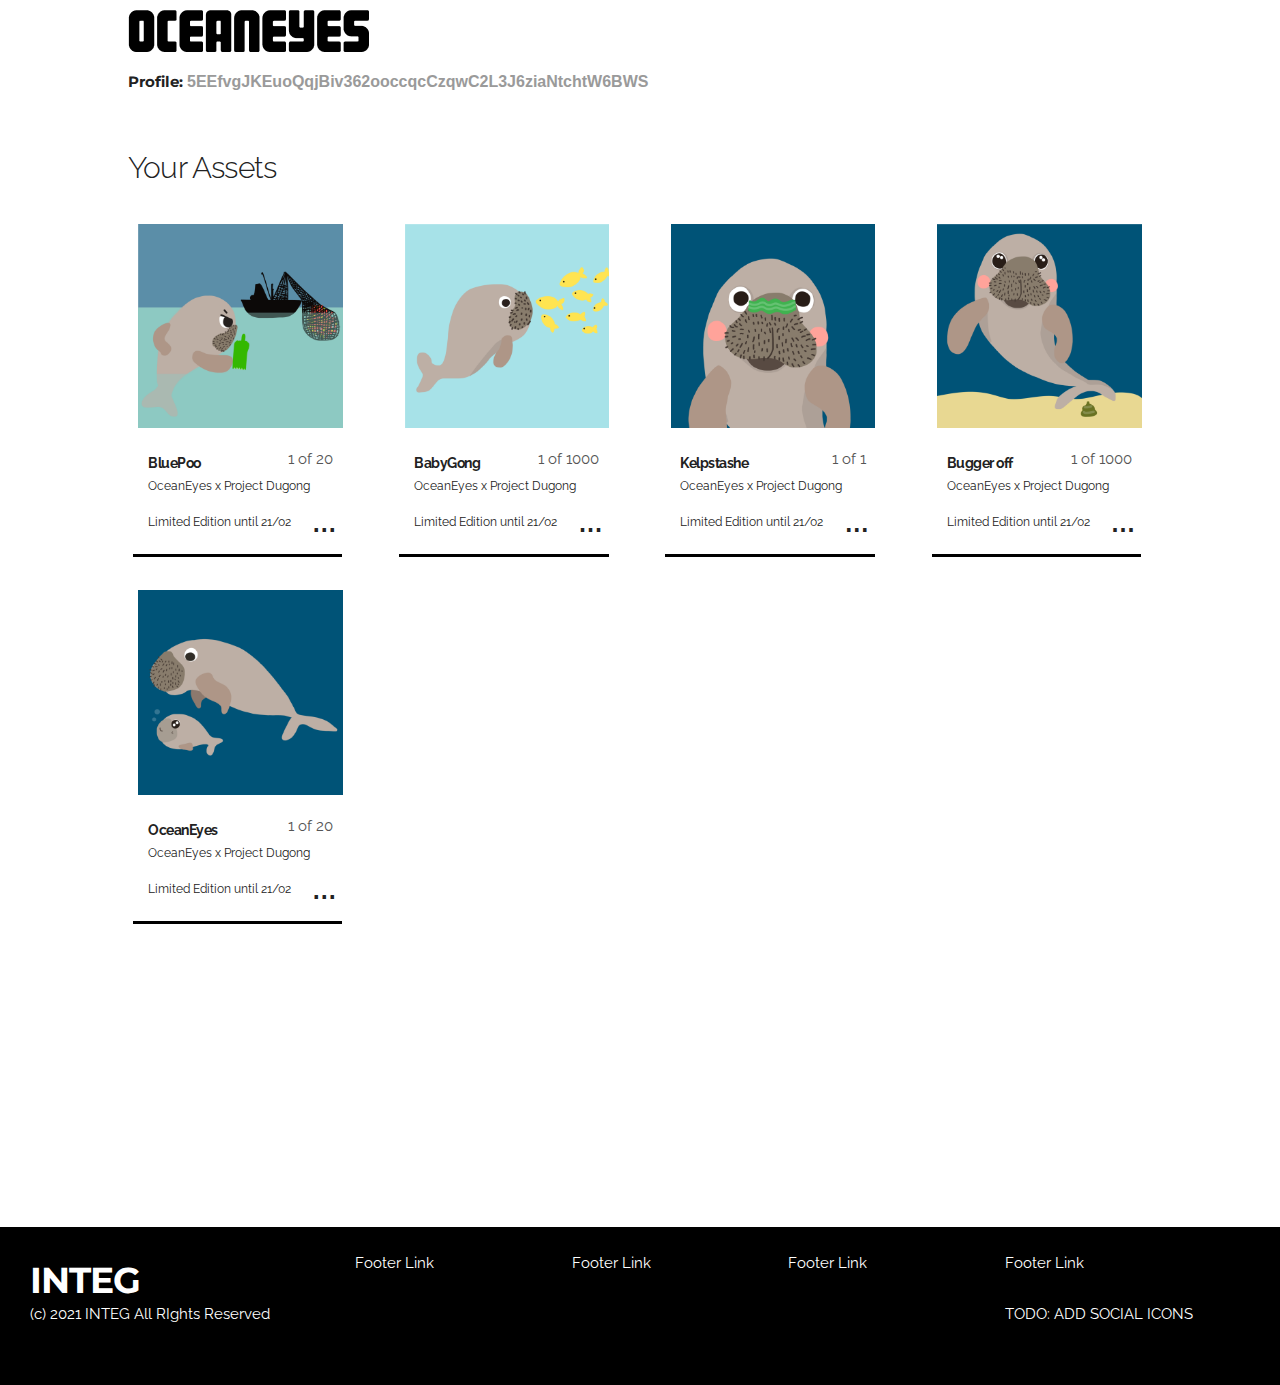
<file: profile.html>
<!DOCTYPE html>
<html lang="en">

<head>

    <!-- Basic Page Needs
  –––––––––––––––––––––––––––––––––––––––––––––––––– -->
    <meta charset="utf-8">
    <title>OceanEyes Profile</title>
    <meta name="description" content="">
    <meta name="author" content="">

    <!-- Mobile Specific Metas
  –––––––––––––––––––––––––––––––––––––––––––––––––– -->
    <meta name="viewport" content="width=device-width, initial-scale=1">

    <!-- FONT
  –––––––––––––––––––––––––––––––––––––––––––––––––– -->
    <link href="//fonts.googleapis.com/css?family=Raleway:400,300,600" rel="stylesheet" type="text/css">
    <link rel="preconnect" href="https://fonts.gstatic.com">
    <link href="https://fonts.googleapis.com/css?family=Montserrat:400,700" rel="stylesheet">

    <script src="js/scroller.js"></script>

    <!-- CSS
    –––––––––––––––––––––––––––––––––––––––––––––––––– -->
    <link rel="stylesheet" href="css/normalize.css">
    <link rel="stylesheet" href="css/skeleton.css">

    <!-- Favicon
  –––––––––––––––––––––––––––––––––––––––––––––––––– -->
    <link rel="icon" type="image/png" href="images/favicon.png">

</head>

<body>

    <!-- Header
  –––––––––––––––––––––––––––––––––––––––––––––––––– -->
    <div class="container" id="">
        <div class="row">
            <div class="one-half column">
                <!-- <h3 style="font-family: 'Montserrat', sans-serif; font-weight: bold;" alt="Title">LOGO</h3> -->
                <img src="images/OceanEyes.png" style="padding-top: 10px; padding-bottom: 5px;" >
            </div>
            <div class="one-half column" style="float: right; text-align: right;">
            </div>
        </div>
    </div>

    <!-- Profile details -->
    <div class="container" id ="" style="margin-top: 15px;">
        <p style="font-family: 'Montserrat', sans-serif; font-weight: bold; vertical-align: text-bottom;  display: inline;">Profile:</p>
        <p style="font-family: sans-serif; font-size: 16px; font-weight: bold; vertical-align: text-bottom; display: inline;  color: #9A9A9A;">5EEfvgJKEuoQqjBiv362ooccqcCzqwC2L3J6ziaNtchtW6BWS</p>
    </div>

    <!-- Primary Page Layout
  –––––––––––––––––––––––––––––––––––––––––––––––––– -->
    <div class="container" id="" style="margin-bottom: 300px;">
        <div class="row" style="margin-top: 60px;">
            <h4>Your Assets</h4>
        </div>
        <div class="row" style="margin-top: 25px;">
            <div class="boxy2 three columns">
                <img class="boxy2img" src="images/token1.png" />
                <div class="words">
                    <div class="row">
                        <h5 class="bold">BluePoo</h5>
                        <p class="subtitle">1 of 20</p>
                    </div>
                    <p class="para">OceanEyes x Project Dugong</p>
                    </br>
                    <p class="para">Limited Edition until 21/02</p>
                    <span class="dots">...</span>
                </div>
            </div>

            <div class="boxy2 three columns">
                <img class="boxy2img" src="images/token2.png" />
                <div class="words">
                    <div class="row">
                        <h5 class="bold">BabyGong</h5>
                        <p class="subtitle">1 of 1000</p>
                    </div>
                    <p class="para">OceanEyes x Project Dugong</p>
                    </br>
                    <p class="para">Limited Edition until 21/02</p>
                    <span class="dots">...</span>
                </div>
            </div>

            <div class="boxy2 three columns">
                <img class="boxy2img" src="images/token3.png" />
                <div class="words">
                    <div class="row">
                        <h5 class="bold">Kelpstashe</h5>
                        <p class="subtitle">1 of 1</p>
                    </div>
                    <p class="para">OceanEyes x Project Dugong</p>
                    </br>
                    <p class="para">Limited Edition until 21/02</p>
                    <span class="dots">...</span>
                </div>
            </div>

            <div class="boxy2 three columns">
                <img class="boxy2img" src="images/token4.png" />
                <div class="words">
                    <div class="row">
                        <h5 class="bold">Bugger off</h5>
                        <p class="subtitle">1 of 1000</p>
                    </div>
                    <p class="para">OceanEyes x Project Dugong</p>
                    </br>
                    <p class="para">Limited Edition until 21/02</p>
                    <span class="dots">...</span>
                </div>
            </div>
        </div>

        <div class="row" style="margin-top: 25px;">
            <div class="boxy2 three columns">
                <img class="boxy2img" src="images/token5.png" />
                <div class="words">
                    <div class="row">
                        <h5 class="bold">OceanEyes</h5>
                        <p class="subtitle">1 of 20</p>
                    </div>
                    <p class="para">OceanEyes x Project Dugong</p>
                    </br>
                    <p class="para">Limited Edition until 21/02</p>
                    <span class="dots">...</span>
                </div>
            </div>
        </div>
    </div>

    <!-- Primary Page Layout
  –––––––––––––––––––––––––––––––––––––––––––––––––– -->
    <div class="container" id="">
        <div class="row">

        </div>
    </div>

    <!-- FOOTER
  –––––––––––––––––––––––––––––––––––––––––––––––––– -->
    <div style="background-color: black; color: white; width: 100%-30px; padding-left: 30px; padding-top: 30px;">
        <div class="row">
            <div class="three columns">
                <h3 style="font-family: 'Montserrat', sans-serif; font-weight: bold;" alt="Title">INTEG</h3>
            </div>
            <div class="two columns">
                <p>Footer Link</p>
            </div>
            <div class="two columns">
                <p>Footer Link</p>
            </div>
            <div class="two columns">
                <p>Footer Link</p>
            </div>
            <div class="two columns">
                <p>Footer Link</p>
            </div>
        </div>
        <div class="row">
            <div class="nine columns">
                <p>(c) 2021 INTEG All RIghts Reserved</p>
            </div>
            <div class="three columns" style="padding: top 20px; padding-bottom: 50px;">
                <p>TODO: ADD SOCIAL ICONS</p>
            </div>
        </div>
    </div>

    <!-- End Document
  –––––––––––––––––––––––––––––––––––––––––––––––––– -->
</body>

</html>
</file>
<file: css/skeleton.css>
/*
* Skeleton V2.0.4
* Copyright 2014, Dave Gamache
* www.getskeleton.com
* Free to use under the MIT license.
* http://www.opensource.org/licenses/mit-license.php
* 12/29/2014
*/


/* Table of contents
––––––––––––––––––––––––––––––––––––––––––––––––––
- Grid
- Base Styles
- Typography
- Links
- Buttons
- Forms
- Lists
- Code
- Tables
- Spacing
- Utilities
- Clearing
- Media Queries
*/


/* Grid
–––––––––––––––––––––––––––––––––––––––––––––––––– */

.container {
    position: relative;
    width: 100%;
    max-width: 1127px;
    margin: 0 auto;
    padding: 0 20px;
    box-sizing: border-box;
}

.column,
.columns {
    width: 100%;
    float: left;
    box-sizing: border-box;
}


/* For devices larger than 400px */

@media (min-width: 400px) {
    .container {
        width: 85%;
        padding: 0;
    }
}


/* For devices larger than 550px */

@media (min-width: 550px) {
    .container {
        width: 80%;
    }
    .column,
    .columns {
        margin-left: 4%;
    }
    .column:first-child,
    .columns:first-child {
        margin-left: 0;
    }
    .one.column,
    .one.columns {
        width: 4.66666666667%;
    }
    .two.columns {
        width: 13.3333333333%;
    }
    .three.columns {
        width: 22%;
    }
    .four.columns {
        width: 30.6666666667%;
    }
    .five.columns {
        width: 39.3333333333%;
    }
    .six.columns {
        width: 48%;
    }
    .seven.columns {
        width: 56.6666666667%;
    }
    .eight.columns {
        width: 65.3333333333%;
    }
    .nine.columns {
        width: 74.0%;
    }
    .ten.columns {
        width: 82.6666666667%;
    }
    .eleven.columns {
        width: 91.3333333333%;
    }
    .twelve.columns {
        width: 100%;
        margin-left: 0;
    }
    .one-third.column {
        width: 30.6666666667%;
    }
    .two-thirds.column {
        width: 65.3333333333%;
    }
    .one-half.column {
        width: 48%;
    }
    /* Offsets */
    .offset-by-one.column,
    .offset-by-one.columns {
        margin-left: 8.66666666667%;
    }
    .offset-by-two.column,
    .offset-by-two.columns {
        margin-left: 17.3333333333%;
    }
    .offset-by-three.column,
    .offset-by-three.columns {
        margin-left: 26%;
    }
    .offset-by-four.column,
    .offset-by-four.columns {
        margin-left: 34.6666666667%;
    }
    .offset-by-five.column,
    .offset-by-five.columns {
        margin-left: 43.3333333333%;
    }
    .offset-by-six.column,
    .offset-by-six.columns {
        margin-left: 52%;
    }
    .offset-by-seven.column,
    .offset-by-seven.columns {
        margin-left: 60.6666666667%;
    }
    .offset-by-eight.column,
    .offset-by-eight.columns {
        margin-left: 69.3333333333%;
    }
    .offset-by-nine.column,
    .offset-by-nine.columns {
        margin-left: 78.0%;
    }
    .offset-by-ten.column,
    .offset-by-ten.columns {
        margin-left: 86.6666666667%;
    }
    .offset-by-eleven.column,
    .offset-by-eleven.columns {
        margin-left: 95.3333333333%;
    }
    .offset-by-one-third.column,
    .offset-by-one-third.columns {
        margin-left: 34.6666666667%;
    }
    .offset-by-two-thirds.column,
    .offset-by-two-thirds.columns {
        margin-left: 69.3333333333%;
    }
    .offset-by-one-half.column,
    .offset-by-one-half.columns {
        margin-left: 52%;
    }
}


/* Base Styles
–––––––––––––––––––––––––––––––––––––––––––––––––– */


/* NOTE
html is set to 62.5% so that all the REM measurements throughout Skeleton
are based on 10px sizing. So basically 1.5rem = 15px :) */

html {
    font-size: 62.5%;
}

body {
    font-size: 1.5em;
    /* currently ems cause chrome bug misinterpreting rems on body element */
    line-height: 80%;
    font-weight: 400;
    font-family: "Raleway", "HelveticaNeue", "Helvetica Neue", Helvetica, Arial, sans-serif;
    color: #222;
}


/* Typography
–––––––––––––––––––––––––––––––––––––––––––––––––– */

h1,
h2,
h3,
h4,
h5,
h6 {
    margin-top: 0;
    margin-bottom: 0.5rem;
    font-weight: 300;
}

h1 {
    font-size: 4.0rem;
    line-height: 1.2;
    letter-spacing: -.1rem;
}

h2 {
    font-size: 3.6rem;
    line-height: 1.25;
    letter-spacing: -.1rem;
}

h3 {
    font-size: 3.0rem;
    line-height: 1.3;
    letter-spacing: -.1rem;
}

h4 {
    font-size: 2.4rem;
    line-height: 1.35;
    letter-spacing: -.08rem;
}

h5 {
    font-size: 1.8rem;
    line-height: 1.5;
    letter-spacing: -.05rem;
}

h6 {
    font-size: 1.5rem;
    line-height: 1.6;
    letter-spacing: 0;
}


/* Larger than phablet */

@media (min-width: 550px) {
    h1 {
        font-size: 5.0rem;
    }
    h2 {
        font-size: 4.2rem;
    }
    h3 {
        font-size: 3.6rem;
    }
    h4 {
        font-size: 3.0rem;
    }
    h5 {
        font-size: 2.4rem;
    }
    h6 {
        font-size: 1.5rem;
    }
}

p {
    margin-top: 0;
}


/* Links
–––––––––––––––––––––––––––––––––––––––––––––––––– */

a {
    color: #1EAEDB;
}

a:hover {
    color: #0FA0CE;
}


/* Buttons
–––––––––––––––––––––––––––––––––––––––––––––––––– */

.button,
button,
input[type="submit"],
input[type="reset"],
input[type="button"] {
    display: inline-block;
    height: 38px;
    padding: 0 30px;
    color: #555;
    text-align: center;
    font-size: 11px;
    font-weight: 600;
    line-height: 38px;
    letter-spacing: .1rem;
    text-transform: uppercase;
    text-decoration: none;
    white-space: nowrap;
    background-color: transparent;
    border-radius: 4px;
    border: 1px solid #bbb;
    cursor: pointer;
    box-sizing: border-box;
}

.button:hover,
button:hover,
input[type="submit"]:hover,
input[type="reset"]:hover,
input[type="button"]:hover,
.button:focus,
button:focus,
input[type="submit"]:focus,
input[type="reset"]:focus,
input[type="button"]:focus {
    color: #333;
    border-color: #888;
    outline: 0;
}

.button.button-primary,
button.button-primary,
input[type="submit"].button-primary,
input[type="reset"].button-primary,
input[type="button"].button-primary {
    color: #FFF;
    background-color: #33C3F0;
    border-color: #33C3F0;
}

.button.button-primary:hover,
button.button-primary:hover,
input[type="submit"].button-primary:hover,
input[type="reset"].button-primary:hover,
input[type="button"].button-primary:hover,
.button.button-primary:focus,
button.button-primary:focus,
input[type="submit"].button-primary:focus,
input[type="reset"].button-primary:focus,
input[type="button"].button-primary:focus {
    color: #FFF;
    background-color: #1EAEDB;
    border-color: #1EAEDB;
}


/* Forms
–––––––––––––––––––––––––––––––––––––––––––––––––– */

input[type="email"],
input[type="number"],
input[type="search"],
input[type="text"],
input[type="tel"],
input[type="url"],
input[type="password"],
textarea,
select {
    height: 38px;
    padding: 6px 10px;
    /* The 6px vertically centers text on FF, ignored by Webkit */
    background-color: #fff;
    border: 1px solid #D1D1D1;
    border-radius: 4px;
    box-shadow: none;
    box-sizing: border-box;
}


/* Removes awkward default styles on some inputs for iOS */

input[type="email"],
input[type="number"],
input[type="search"],
input[type="text"],
input[type="tel"],
input[type="url"],
input[type="password"],
textarea {
    -webkit-appearance: none;
    -moz-appearance: none;
    appearance: none;
}

textarea {
    min-height: 65px;
    padding-top: 6px;
    padding-bottom: 6px;
}

input[type="email"]:focus,
input[type="number"]:focus,
input[type="search"]:focus,
input[type="text"]:focus,
input[type="tel"]:focus,
input[type="url"]:focus,
input[type="password"]:focus,
textarea:focus,
select:focus {
    border: 1px solid #33C3F0;
    outline: 0;
}

label,
legend {
    display: block;
    margin-bottom: .5rem;
    font-weight: 600;
}

fieldset {
    padding: 0;
    border-width: 0;
}

input[type="checkbox"],
input[type="radio"] {
    display: inline;
}

label>.label-body {
    display: inline-block;
    margin-left: .5rem;
    font-weight: normal;
}


/* Lists
–––––––––––––––––––––––––––––––––––––––––––––––––– */

ul {
    list-style: circle inside;
}

ol {
    list-style: decimal inside;
}

ol,
ul {
    padding-left: 0;
    margin-top: 0;
}

ul ul,
ul ol,
ol ol,
ol ul {
    margin: 1.5rem 0 1.5rem 3rem;
    font-size: 90%;
}

li {
    margin-bottom: 1rem;
}


/* Code
–––––––––––––––––––––––––––––––––––––––––––––––––– */

code {
    padding: .2rem .5rem;
    margin: 0 .2rem;
    font-size: 90%;
    white-space: nowrap;
    background: #F1F1F1;
    border: 1px solid #E1E1E1;
    border-radius: 4px;
}

pre>code {
    display: block;
    padding: 1rem 1.5rem;
    white-space: pre;
}


/* Tables
–––––––––––––––––––––––––––––––––––––––––––––––––– */

th,
td {
    padding: 12px 15px;
    text-align: left;
    border-bottom: 1px solid #E1E1E1;
}

th:first-child,
td:first-child {
    padding-left: 0;
}

th:last-child,
td:last-child {
    padding-right: 0;
}


/* Spacing
–––––––––––––––––––––––––––––––––––––––––––––––––– */

button,
.button {
    margin-bottom: 1rem;
}

input,
textarea,
select,
fieldset {
    margin-bottom: 1.5rem;
}

pre,
blockquote,
dl,
figure,
table,
ul,
ol,
form {
    margin-bottom: 2.5rem;
}


/* Utilities
–––––––––––––––––––––––––––––––––––––––––––––––––– */

.u-full-width {
    width: 100%;
    box-sizing: border-box;
}

.u-max-full-width {
    max-width: 100%;
    box-sizing: border-box;
}

.u-pull-right {
    float: right;
}

.u-pull-left {
    float: left;
}


/* Misc
–––––––––––––––––––––––––––––––––––––––––––––––––– */

hr {
    margin-top: 3rem;
    margin-bottom: 3.5rem;
    border-width: 0;
    border-top: 1px solid #E1E1E1;
}


/* Clearing
–––––––––––––––––––––––––––––––––––––––––––––––––– */


/* Self Clearing Goodness */

.container:after,
.row:after,
.u-cf {
    content: "";
    display: table;
    clear: both;
}


/* Media Queries
–––––––––––––––––––––––––––––––––––––––––––––––––– */


/*
Note: The best way to structure the use of media queries is to create the queries
near the relevant code. For example, if you wanted to change the styles for buttons
on small devices, paste the mobile query code up in the buttons section and style it
there.
*/


/* Larger than mobile */

@media (min-width: 400px) {}


/* Larger than phablet (also point when grid becomes active) */

@media (min-width: 550px) {}


/* Larger than tablet */

@media (min-width: 750px) {}


/* Larger than desktop */

@media (min-width: 1000px) {}


/* Larger than Desktop HD */

@media (min-width: 1200px) {}

.boxy {
    background: rgb(255, 255, 255);
    position: relative;
    padding-top: 15px;
}

.boxy:after {
    content: '';
    width: 60px;
    height: 3px;
    background: rgb(0, 0, 0);
    position: absolute;
    top: 3px;
}

.slides {
    max-width: 758px;
    margin: auto;
}


/* arrow common style */

.arrow {
    display: inline-block;
    width: 20px;
    height: 20px;
    border-top: 2px solid #000;
    border-right: 2px solid #000;
}

.arrow-left {
    cursor: pointer;
    transform: rotate(-135deg);
}

.arrow-right {
    cursor: pointer;
    transform: rotate(45deg);
}

.boxy2 {
    background: rgb(255, 255, 255);
    position: relative;
    padding: 5px;
}

.boxy2:after {
    content: '';
    width: 93%;
    height: 3px;
    background: rgb(0, 0, 0);
    position: absolute;
    float: left;
    bottom: 3px;
    left: 5%px;
}

.boxy2img {
    max-width: 95%;
    margin-left: auto;
    margin-right: auto;
    display: block;
    padding-bottom: 10px;
}

.dots {
    font-family: Arial, "Helvetica Neue", Helvetica, sans-serif;
    /* The Arial font appears to have "square" dots */
    font-size: 36px;
    /* The size of the dots */
    line-height: 0;
    /* helps vertically position the dots */
    margin-top: -10px;
    /* helps "raise" the dots higher */
    letter-spacing: -2px;
    /* "squeezes" the dots closer together */
    position: absolute;
    bottom: 40px;
    right: 8%;
    cursor: pointer;
}

.words {
    padding: 15px;
}

.bold {
    font-size: 90%;
    font-weight: bold;
    float: left;
}

.para {
    font-size: 80%;
}

.subtitle {
    color: #555;
    font-size: 100%;
    float: right;
    vertical-align: sub;
    /* position: relative;
    top: 0px;
    right: 0px; */
}

.cenpic {
    /* position: absolute;
    top: 50%; */
}
</file>
